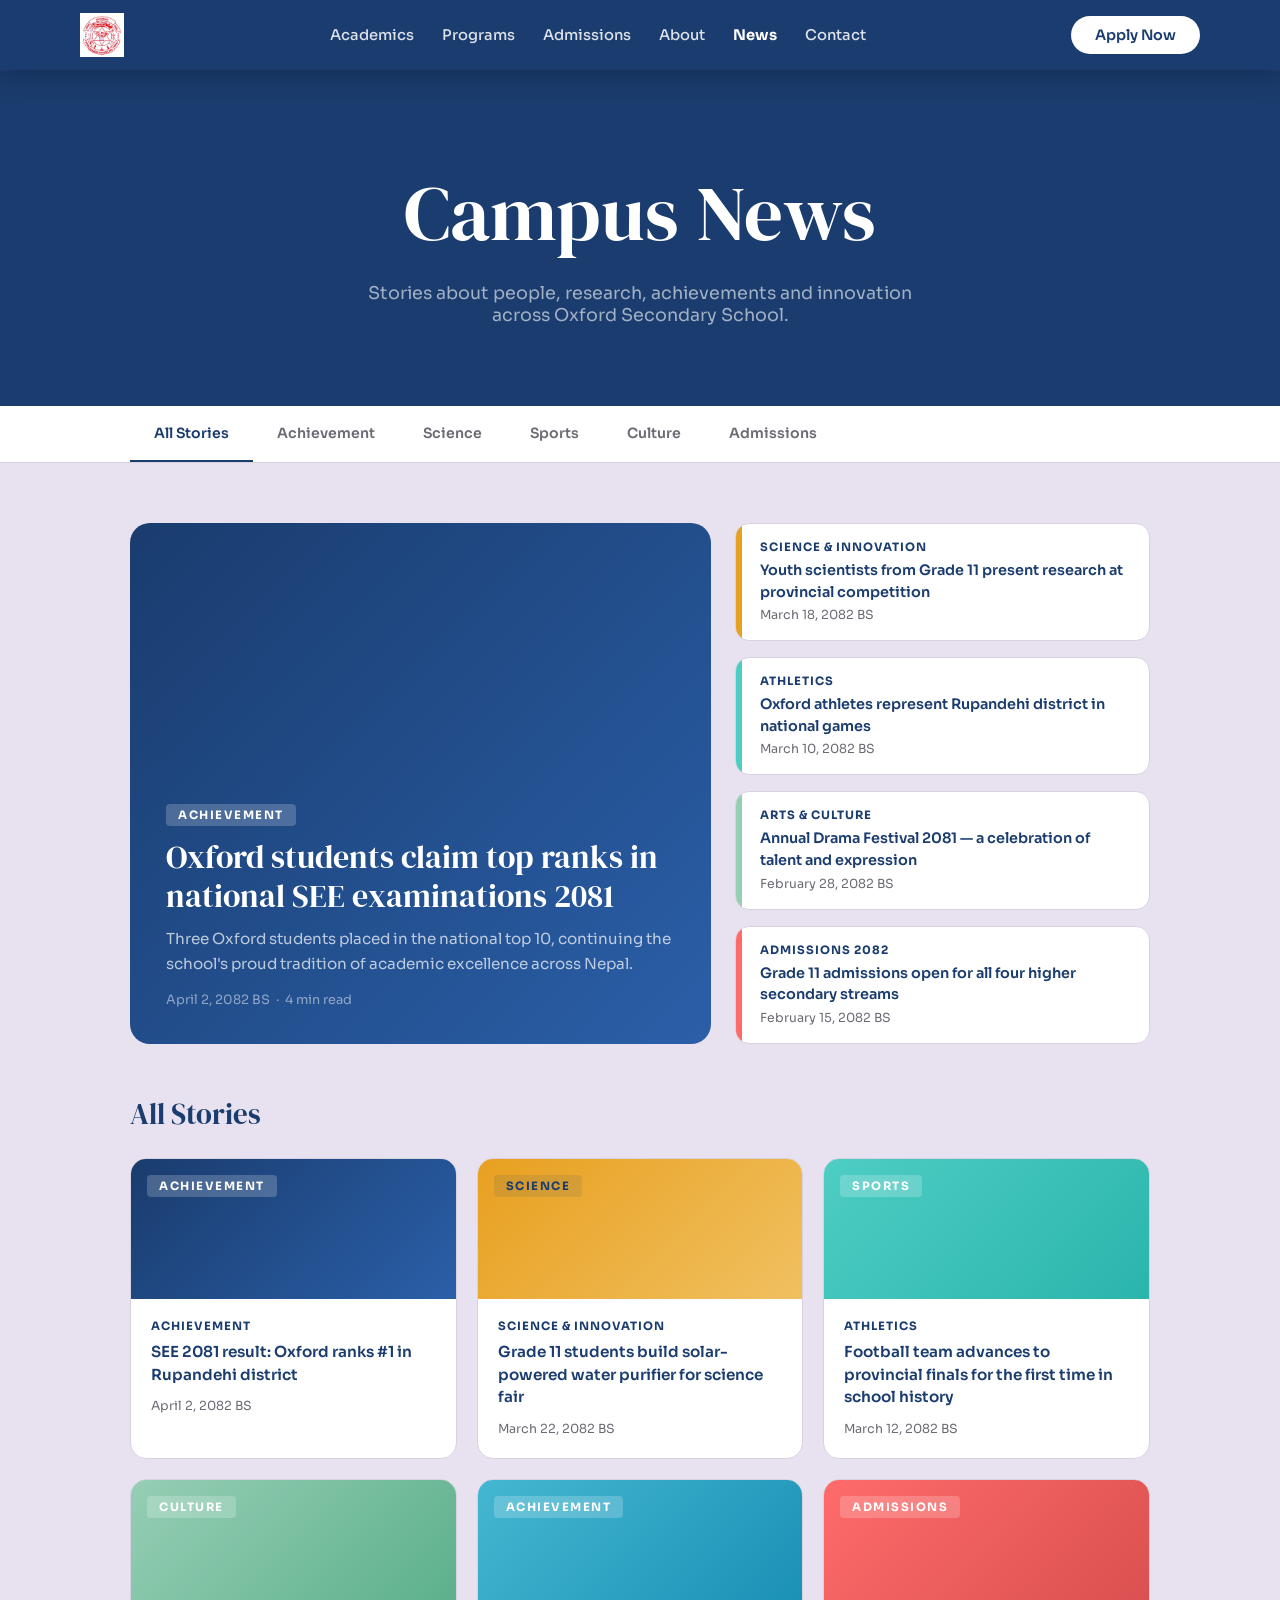
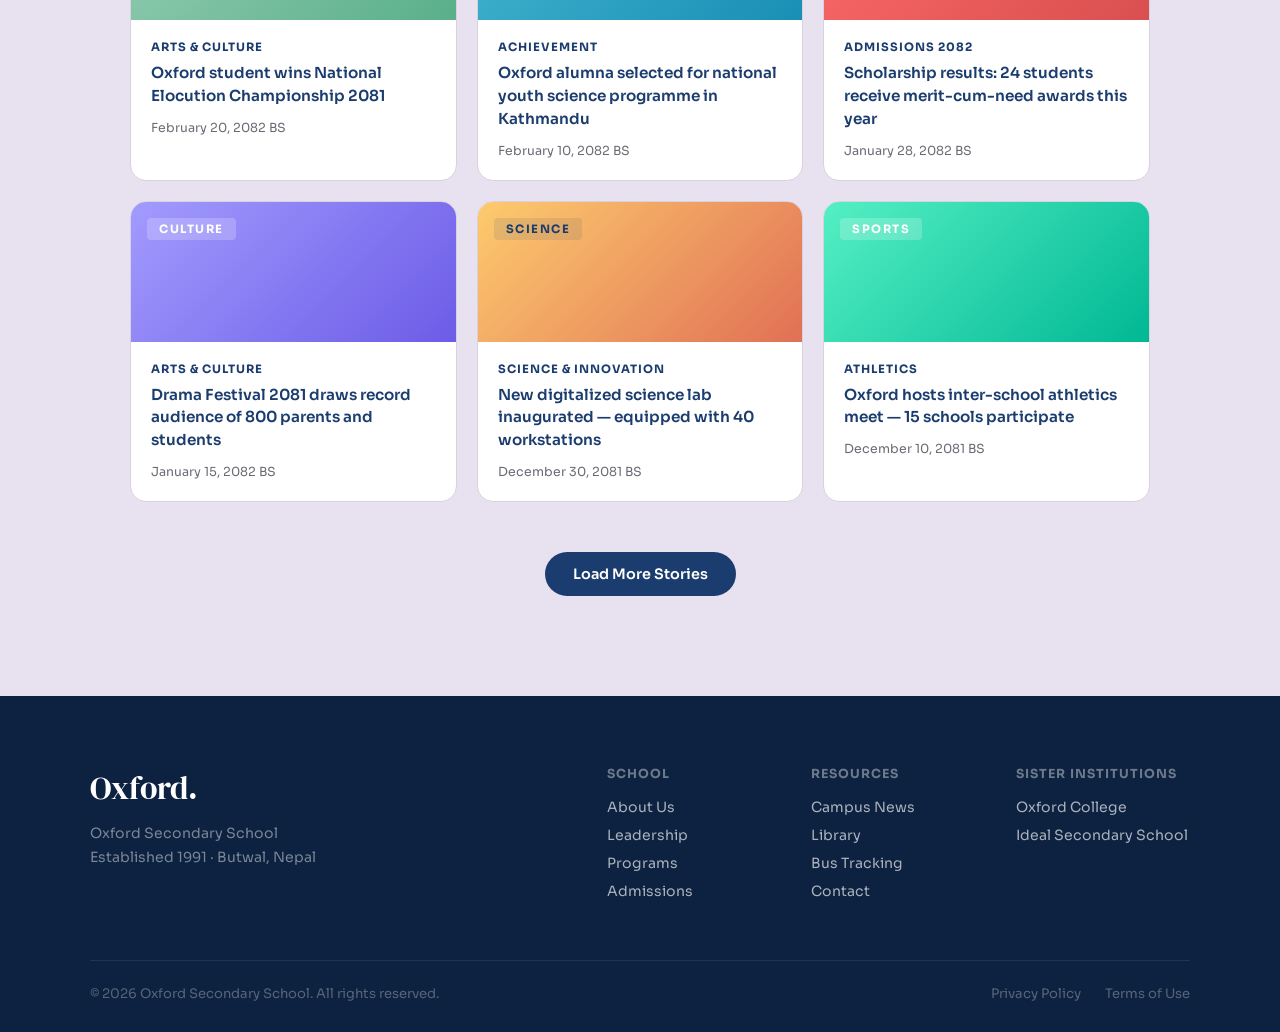
<file: news.html>
<!DOCTYPE html>
<html lang="en">

<head>
    <meta charset="UTF-8">
    <meta name="viewport" content="width=device-width, initial-scale=1.0">
    <title>Campus News — Oxford Secondary School</title>
    <link rel="preconnect" href="https://fonts.googleapis.com">
    <link rel="preconnect" href="https://fonts.gstatic.com" crossorigin>
    <link
        href="https://fonts.googleapis.com/css2?family=DM+Serif+Display:ital@0;1&family=Sora:wght@300;400;500;600;700&display=swap"
        rel="stylesheet">
    <link rel="stylesheet" href="styles.css">
    <style>
        .news-page-hero {
            background: var(--navy);
            padding: 160px 40px 80px;
            text-align: center;
        }

        .news-page-hero h1 {
            font-size: clamp(3rem, 6vw, 5rem);
            color: white;
            margin-bottom: 16px;
        }

        .news-page-hero p {
            color: rgba(255, 255, 255, 0.6);
            font-size: 1.1rem;
            max-width: 600px;
            margin: 0 auto;
        }

        .filter-bar {
            background: white;
            border-bottom: 1px solid var(--border);
            position: sticky;
            top: 70px;
            z-index: 50;
        }

        .filter-inner {
            max-width: 1100px;
            margin: 0 auto;
            padding: 0 40px;
            display: flex;
            gap: 0;
            overflow-x: auto;
        }

        .filter-btn {
            padding: 18px 24px;
            font-family: var(--font-body);
            font-size: 0.88rem;
            font-weight: 600;
            color: var(--muted);
            border: none;
            background: none;
            border-bottom: 2px solid transparent;
            white-space: nowrap;
            transition: color .2s, border-color .2s;
        }

        .filter-btn:hover {
            color: var(--navy);
        }

        .filter-btn.active {
            color: var(--navy);
            border-bottom-color: var(--navy);
        }

        .news-page-body {
            max-width: 1100px;
            margin: 0 auto;
            padding: 60px 40px 100px;
        }

        .news-featured-row {
            display: grid;
            grid-template-columns: 1.4fr 1fr;
            gap: 24px;
            margin-bottom: 24px;
        }

        .news-featured-img {
            border-radius: 20px;
            overflow: hidden;
            min-height: 380px;
            display: flex;
            flex-direction: column;
            justify-content: flex-end;
            padding: 36px;
            text-decoration: none;
            transition: transform .3s ease;
        }

        .news-featured-img:hover {
            transform: translateY(-4px);
        }

        .news-featured-img h2 {
            color: white;
            font-size: 2rem;
            line-height: 1.2;
        }

        .news-featured-img p {
            color: rgba(255, 255, 255, 0.7);
            margin-top: 12px;
            font-size: 0.95rem;
            line-height: 1.6;
        }

        .news-featured-img .meta {
            color: rgba(255, 255, 255, 0.5);
            font-size: 0.8rem;
            margin-top: 16px;
        }

        .news-sidebar {
            display: flex;
            flex-direction: column;
            gap: 16px;
        }

        .news-sidebar-item {
            display: flex;
            border-radius: 14px;
            overflow: hidden;
            background: white;
            border: 0.5px solid var(--border);
            text-decoration: none;
            color: inherit;
            transition: transform .3s, box-shadow .3s;
        }

        .news-sidebar-item:hover {
            transform: translateX(4px);
            box-shadow: 0 6px 20px rgba(26, 60, 110, 0.07);
        }

        .sidebar-color {
            width: 6px;
            flex-shrink: 0;
        }

        .sidebar-text {
            padding: 16px 18px;
        }

        .sidebar-text .cat {
            font-size: 0.72rem;
            font-weight: 700;
            text-transform: uppercase;
            letter-spacing: 1px;
            color: var(--navy);
            margin-bottom: 6px;
        }

        .sidebar-text h4 {
            font-family: var(--font-body);
            font-weight: 600;
            font-size: 0.9rem;
            color: var(--navy);
            line-height: 1.5;
        }

        .sidebar-text .meta {
            color: var(--muted);
            font-size: 0.78rem;
            margin-top: 6px;
        }

        .all-news-heading {
            font-size: 1.8rem;
            color: var(--navy);
            margin: 50px 0 24px;
        }

        .all-news-grid {
            display: grid;
            grid-template-columns: repeat(3, 1fr);
            gap: 20px;
        }

        .all-news-card {
            background: white;
            border-radius: 16px;
            overflow: hidden;
            border: 0.5px solid var(--border);
            text-decoration: none;
            color: inherit;
            display: block;
            transition: transform .3s, box-shadow .3s;
        }

        .all-news-card:hover {
            transform: translateY(-5px);
            box-shadow: 0 16px 40px rgba(26, 60, 110, 0.08);
        }

        .all-news-card .card-img {
            height: 140px;
            display: flex;
            align-items: flex-end;
            padding: 16px;
        }

        .all-news-card .card-body {
            padding: 20px;
        }

        .all-news-card .card-body .cat {
            font-size: 0.72rem;
            font-weight: 700;
            text-transform: uppercase;
            letter-spacing: 1px;
            color: var(--navy);
            margin-bottom: 8px;
        }

        .all-news-card .card-body h4 {
            font-family: var(--font-body);
            font-weight: 600;
            font-size: 0.95rem;
            color: var(--navy);
            line-height: 1.5;
            margin-bottom: 8px;
        }

        .all-news-card .card-body .meta {
            color: var(--muted);
            font-size: 0.78rem;
        }

        .load-more-wrap {
            text-align: center;
            margin-top: 50px;
        }

        @media(max-width:900px) {
            .news-featured-row {
                grid-template-columns: 1fr;
            }

            .all-news-grid {
                grid-template-columns: repeat(2, 1fr);
            }

            .news-page-hero {
                padding: 140px 24px 60px;
            }
        }

        @media(max-width:600px) {
            .all-news-grid {
                grid-template-columns: 1fr;
            }

            .news-page-body {
                padding: 40px 24px 80px;
            }

            .filter-inner {
                padding: 0 16px;
            }
        }
    </style>
</head>

<body>
    <header class="sticky-nav" id="main-nav">
        <div class="nav-top-bar" id="nav-top-bar">
            <div class="nav-top-inner">
                <span>Information for:</span>
                <a href="#">Students</a><a href="#">Parents</a><a href="#">Alumni</a><a href="#">Staff</a><a
                    href="#">Visitors</a>
            </div>
        </div>
        <div class="nav-main">
            <a href="index.html" class="logo"><img src="Images/logo.png" alt="Oxford Secondary School" class="nav-logo"></a>
            <nav class="nav-links">
                <a href="index.html#programs">Academics</a>
                <a href="index.html#programs">Programs</a>
                <a href="index.html#admissions">Admissions</a>
                <a href="index.html#leadership">About</a>
                <a href="news.html" style="color:white;font-weight:700;">News</a>
                <a href="index.html#contact">Contact</a>
            </nav>
            <div class="nav-actions">
                <a href="index.html#admissions" class="btn-apply">Apply Now</a>
                <div class="hamburger" id="hamburger">
                    <span></span>
                    <span></span>
                    <span></span>
                </div>
            </div>
        </div>
    </header>

    <!-- Mobile Menu Overlay -->
    <div class="mobile-menu" id="mobile-menu">
        <nav class="mobile-nav-links">
            <a href="index.html#programs">Academics</a>
            <a href="index.html#programs">Programs</a>
            <a href="index.html#admissions">Admissions</a>
            <a href="index.html#leadership">About</a>
            <a href="news.html">News</a>
            <a href="index.html#contact">Contact</a>
        </nav>
    </div>

    <section class="news-page-hero">
        <h1>Campus News</h1>
        <p>Stories about people, research, achievements and innovation across Oxford Secondary School.</p>
    </section>

    <div class="filter-bar">
        <div class="filter-inner">
            <button class="filter-btn active" onclick="filterNews('all',this)">All Stories</button>
            <button class="filter-btn" onclick="filterNews('achievement',this)">Achievement</button>
            <button class="filter-btn" onclick="filterNews('science',this)">Science</button>
            <button class="filter-btn" onclick="filterNews('sports',this)">Sports</button>
            <button class="filter-btn" onclick="filterNews('culture',this)">Culture</button>
            <button class="filter-btn" onclick="filterNews('admissions',this)">Admissions</button>
        </div>
    </div>

    <div class="news-page-body">
        <div class="news-featured-row">
            <a href="#" class="news-featured-img" style="background:linear-gradient(135deg,#1A3C6E 0%,#2a5fa8 100%)">
                <span class="news-category">ACHIEVEMENT</span>
                <h2>Oxford students claim top ranks in national SEE examinations 2081</h2>
                <p>Three Oxford students placed in the national top 10, continuing the school's proud tradition of
                    academic excellence across Nepal.</p>
                <span class="meta">April 2, 2082 BS &nbsp;·&nbsp; 4 min read</span>
            </a>
            <div class="news-sidebar">
                <a href="#" class="news-sidebar-item">
                    <div class="sidebar-color" style="background:#E8A020"></div>
                    <div class="sidebar-text">
                        <p class="cat">Science &amp; Innovation</p>
                        <h4>Youth scientists from Grade 11 present research at provincial competition</h4><span
                            class="meta">March 18, 2082 BS</span>
                    </div>
                </a>
                <a href="#" class="news-sidebar-item">
                    <div class="sidebar-color" style="background:#4ECDC4"></div>
                    <div class="sidebar-text">
                        <p class="cat">Athletics</p>
                        <h4>Oxford athletes represent Rupandehi district in national games</h4><span class="meta">March
                            10, 2082 BS</span>
                    </div>
                </a>
                <a href="#" class="news-sidebar-item">
                    <div class="sidebar-color" style="background:#96CEB4"></div>
                    <div class="sidebar-text">
                        <p class="cat">Arts &amp; Culture</p>
                        <h4>Annual Drama Festival 2081 — a celebration of talent and expression</h4><span
                            class="meta">February 28, 2082 BS</span>
                    </div>
                </a>
                <a href="#" class="news-sidebar-item">
                    <div class="sidebar-color" style="background:#FF6B6B"></div>
                    <div class="sidebar-text">
                        <p class="cat">Admissions 2082</p>
                        <h4>Grade 11 admissions open for all four higher secondary streams</h4><span
                            class="meta">February 15, 2082 BS</span>
                    </div>
                </a>
            </div>
        </div>

        <h2 class="all-news-heading">All Stories</h2>
        <div class="all-news-grid" id="news-grid">
            <a href="#" class="all-news-card" data-category="achievement">
                <div class="card-img" style="background:linear-gradient(135deg,#1A3C6E,#2a5fa8)"><span
                        class="news-category">ACHIEVEMENT</span></div>
                <div class="card-body">
                    <p class="cat">Achievement</p>
                    <h4>SEE 2081 result: Oxford ranks #1 in Rupandehi district</h4><span class="meta">April 2, 2082
                        BS</span>
                </div>
            </a>
            <a href="#" class="all-news-card" data-category="science">
                <div class="card-img" style="background:linear-gradient(135deg,#E8A020,#f0c060)"><span
                        class="news-category" style="color:#1A3C6E;background:rgba(26,60,110,0.1)">SCIENCE</span></div>
                <div class="card-body">
                    <p class="cat">Science &amp; Innovation</p>
                    <h4>Grade 11 students build solar-powered water purifier for science fair</h4><span
                        class="meta">March 22, 2082 BS</span>
                </div>
            </a>
            <a href="#" class="all-news-card" data-category="sports">
                <div class="card-img" style="background:linear-gradient(135deg,#4ECDC4,#2ab5ac)"><span
                        class="news-category">SPORTS</span></div>
                <div class="card-body">
                    <p class="cat">Athletics</p>
                    <h4>Football team advances to provincial finals for the first time in school history</h4><span
                        class="meta">March 12, 2082 BS</span>
                </div>
            </a>
            <a href="#" class="all-news-card" data-category="culture">
                <div class="card-img" style="background:linear-gradient(135deg,#96CEB4,#5aaf8a)"><span
                        class="news-category">CULTURE</span></div>
                <div class="card-body">
                    <p class="cat">Arts &amp; Culture</p>
                    <h4>Oxford student wins National Elocution Championship 2081</h4><span class="meta">February 20,
                        2082 BS</span>
                </div>
            </a>
            <a href="#" class="all-news-card" data-category="achievement">
                <div class="card-img" style="background:linear-gradient(135deg,#45B7D1,#1a8fb5)"><span
                        class="news-category">ACHIEVEMENT</span></div>
                <div class="card-body">
                    <p class="cat">Achievement</p>
                    <h4>Oxford alumna selected for national youth science programme in Kathmandu</h4><span
                        class="meta">February 10, 2082 BS</span>
                </div>
            </a>
            <a href="#" class="all-news-card" data-category="admissions">
                <div class="card-img" style="background:linear-gradient(135deg,#FF6B6B,#d94f4f)"><span
                        class="news-category">ADMISSIONS</span></div>
                <div class="card-body">
                    <p class="cat">Admissions 2082</p>
                    <h4>Scholarship results: 24 students receive merit-cum-need awards this year</h4><span
                        class="meta">January 28, 2082 BS</span>
                </div>
            </a>
            <a href="#" class="all-news-card" data-category="culture">
                <div class="card-img" style="background:linear-gradient(135deg,#A29BFE,#6c5ce7)"><span
                        class="news-category">CULTURE</span></div>
                <div class="card-body">
                    <p class="cat">Arts &amp; Culture</p>
                    <h4>Drama Festival 2081 draws record audience of 800 parents and students</h4><span
                        class="meta">January 15, 2082 BS</span>
                </div>
            </a>
            <a href="#" class="all-news-card" data-category="science">
                <div class="card-img" style="background:linear-gradient(135deg,#FDCB6E,#e17055)"><span
                        class="news-category" style="color:#1A3C6E;background:rgba(26,60,110,0.1)">SCIENCE</span></div>
                <div class="card-body">
                    <p class="cat">Science &amp; Innovation</p>
                    <h4>New digitalized science lab inaugurated — equipped with 40 workstations</h4><span
                        class="meta">December 30, 2081 BS</span>
                </div>
            </a>
            <a href="#" class="all-news-card" data-category="sports">
                <div class="card-img" style="background:linear-gradient(135deg,#55efc4,#00b894)"><span
                        class="news-category">SPORTS</span></div>
                <div class="card-body">
                    <p class="cat">Athletics</p>
                    <h4>Oxford hosts inter-school athletics meet — 15 schools participate</h4><span
                        class="meta">December 10, 2081 BS</span>
                </div>
            </a>
        </div>
        <div class="load-more-wrap">
            <button class="btn-primary" onclick="alert('More stories coming soon!')">Load More Stories</button>
        </div>
    </div>

    <footer class="site-footer">
        <div class="footer-inner">
            <div class="footer-brand"><span class="logo-footer">Oxford.</span>
                <p>Oxford Secondary School<br>Established 1991 · Butwal, Nepal</p>
            </div>
            <div class="footer-links">
                <div class="footer-col">
                    <h4>School</h4><a href="index.html#about">About Us</a><a
                        href="index.html#leadership">Leadership</a><a href="index.html#programs">Programs</a><a
                        href="index.html#admissions">Admissions</a>
                </div>
                <div class="footer-col">
                    <h4>Resources</h4><a href="news.html">Campus News</a><a href="#">Library</a><a href="#">Bus
                        Tracking</a><a href="index.html#contact">Contact</a>
                </div>
                <div class="footer-col">
                    <h4>Sister Institutions</h4><a href="#">Oxford College</a><a href="#">Ideal Secondary School</a>
                </div>
            </div>
        </div>
        <div class="footer-bottom">
            <p>&copy; 2026 Oxford Secondary School. All rights reserved.</p>
            <div class="footer-bottom-links"><a href="#">Privacy Policy</a><a href="#">Terms of Use</a></div>
        </div>
    </footer>

    <script src="script.js"></script>
    <script>
        document.addEventListener("DOMContentLoaded", () => {
            const intro = document.getElementById("intro");
            if (intro) intro.style.display = "none";
            const hp = document.getElementById("homepage");
            if (hp) hp.style.transform = "none";
            const nav = document.getElementById("main-nav");
            if (nav) { nav.classList.remove("transparent"); nav.classList.add("scrolled"); }

        });
        function filterNews(category, btn) {
            document.querySelectorAll(".filter-btn").forEach(b => b.classList.remove("active"));
            btn.classList.add("active");
            document.querySelectorAll(".all-news-card").forEach(card => {
                card.style.display = (category === "all" || card.dataset.category === category) ? "block" : "none";
            });
        }
    </script>
</body>

</html>
</file>
<file: styles.css>
/* ============================================================
   OXFORD SECONDARY SCHOOL — styles.css
   ============================================================ */

:root {
  --bg: #E8E2F0;
  --card: #FFFFFF;
  --navy: #1A3C6E;
  --navy-dark: #0D2240;
  --gold: #E8A020;
  --muted: #6B6B75;
  --border: #D8D2E0;
  --font-heading: 'DM Serif Display', serif;
  --font-body: 'Sora', sans-serif;
  --nav-h-top: 44px;
  --nav-h-main: 70px;
}

/* ===================== RESET ===================== */
*,
*::before,
*::after {
  margin: 0;
  padding: 0;
  box-sizing: border-box;
}

html {
  scroll-behavior: smooth;
}

body {
  font-family: var(--font-body);
  background-color: var(--bg);
  color: var(--navy);
  overflow-x: hidden;
  -webkit-font-smoothing: antialiased;
}

h1,
h2,
h3 {
  font-family: var(--font-heading);
  font-weight: 400;
}

a {
  text-decoration: none;
  color: inherit;
}

img {
  max-width: 100%;
  display: block;
}



/* ===================== INTRO OVERLAY ===================== */
.intro-layer {
  position: fixed;
  top: 0;
  left: 0;
  width: 100vw;
  height: 100vh;
  z-index: 1000;
  pointer-events: none;
}

.intro-layer svg {
  transform-origin: center center;
  will-change: transform;
}

/* ===================== HOMEPAGE WRAPPER ===================== */
.homepage {
  min-height: 100vh;
}

/* ===================== STICKY NAV ===================== */
.sticky-nav {
  position: fixed;
  top: 0;
  left: 0;
  width: 100%;
  z-index: 500;
  transition: background 0.35s ease, box-shadow 0.35s ease;
}

/* Top info bar */
.nav-top-bar {
  background: transparent;
  color: rgba(255, 255, 255, 0.85);
  font-size: 0.82rem;
  font-weight: 500;
  transition: max-height 0.35s ease, opacity 0.35s ease, background 0.35s ease;
  max-height: var(--nav-h-top);
  overflow: hidden;
}

.nav-top-inner {
  max-width: 1200px;
  margin: 0 auto;
  padding: 0 40px;
  height: var(--nav-h-top);
  display: flex;
  align-items: center;
  justify-content: center;
  gap: 20px;
}

.nav-top-bar span {
  background: var(--navy-dark);
  padding: 4px 12px;
  border-radius: 20px;
  color: white;
  font-weight: 600;
}

.nav-top-bar a {
  color: rgba(255, 255, 255, 0.85);
  font-weight: 500;
  transition: color .2s;
}

.nav-top-bar a:hover {
  color: white;
}

/* Main nav bar */
.nav-main {
  max-width: 1200px;
  margin: 0 auto;
  padding: 0 40px;
  height: var(--nav-h-main);
  display: flex;
  align-items: center;
  justify-content: space-between;
  gap: 30px;
}

/* Nav states: transparent over hero */
.sticky-nav.transparent {
  background: transparent;
}

.sticky-nav.transparent .nav-top-bar {
  background: rgba(0, 0, 0, 0.45);
}

/* Nav state: scrolled — solid navy */
.sticky-nav.scrolled {
  background: var(--navy);
  box-shadow: 0 4px 30px rgba(0, 0, 0, 0.25);
}

.sticky-nav.scrolled .nav-top-bar {
  max-height: 0;
  opacity: 0;
}

.sticky-nav.scrolled .logo {
  color: white;
}

.sticky-nav.scrolled .nav-links a {
  color: rgba(255, 255, 255, 0.85);
}

.sticky-nav.scrolled .nav-links a:hover {
  color: white;
}

.sticky-nav.scrolled .btn-apply {
  background: white;
  color: var(--navy);
}

/* Logo */
.logo {
  display: flex;
  align-items: center;
}

.nav-logo {
  height: 44px;
  object-fit: contain;
}

/* Nav links */
.nav-links {
  display: flex;
  gap: 28px;
  font-size: 0.92rem;
  font-weight: 500;
}

.nav-links a {
  color: rgba(255, 255, 255, 0.9);
  transition: opacity 0.2s;
}

.nav-links a:hover {
  opacity: 0.7;
}

/* Apply button */
.btn-apply {
  background: white;
  color: var(--navy);
  padding: 10px 24px;
  border-radius: 50px;
  font-weight: 600;
  font-size: 0.9rem;
  white-space: nowrap;
  transition: transform .2s, background .35s, color .35s, box-shadow .2s;
}

.btn-apply:hover {
  transform: translateY(-2px);
  box-shadow: 0 6px 20px rgba(0, 0, 0, 0.2);
}

/* Nav Actions Container */
.nav-actions {
  display: flex;
  align-items: center;
  gap: 16px;
}

/* Hamburger Icon */
.hamburger {
  display: none;
  flex-direction: column;
  justify-content: space-between;
  width: 28px;
  height: 20px;
  cursor: pointer;
  z-index: 1100;
}

.hamburger span {
  display: block;
  width: 100%;
  height: 2px;
  background-color: white;
  border-radius: 2px;
  transition: all 0.3s ease;
}

.hamburger.active span:nth-child(1) {
  transform: translateY(9px) rotate(45deg);
}

.hamburger.active span:nth-child(2) {
  opacity: 0;
}

.hamburger.active span:nth-child(3) {
  transform: translateY(-9px) rotate(-45deg);
}

/* Mobile Menu Overlay */
.mobile-menu {
  position: fixed;
  top: 0;
  left: 0;
  width: 100%;
  height: 100vh;
  background: var(--navy);
  z-index: 1050;
  display: flex;
  align-items: center;
  justify-content: center;
  opacity: 0;
  visibility: hidden;
  transition: opacity 0.3s ease, visibility 0.3s ease;
}

.mobile-menu.open {
  opacity: 1;
  visibility: visible;
}

.mobile-nav-links {
  display: flex;
  flex-direction: column;
  align-items: center;
  gap: 30px;
}

.mobile-nav-links a {
  color: white;
  font-size: 1.5rem;
  font-weight: 600;
  font-family: var(--font-heading);
  opacity: 0.8;
  transition: opacity 0.2s;
}

.mobile-nav-links a:hover {
  opacity: 1;
}

/* ===================== HERO SECTION ===================== */
.hero-section {
  position: relative;
  width: 100%;
  height: 100vh;
  min-height: 600px;
  overflow: hidden;
  display: flex;
  align-items: center;
  justify-content: center;
  padding-bottom: 0;
}

.hero-video-wrap {
  position: absolute;
  inset: 0;
  z-index: 0;
}

.hero-video {
  width: 100%;
  height: 100%;
  object-fit: cover;
  display: block;
}

/* Fallback gradient when no video */
.hero-video-fallback {
  position: absolute;
  inset: 0;
  background: linear-gradient(160deg, #0D2240 0%, #1A3C6E 45%, #2a5fa8 100%);
  z-index: -1;
}

.hero-overlay {
  position: absolute;
  inset: 0;
  background: linear-gradient(to bottom,
      rgba(0, 0, 0, 0.25) 0%,
      rgba(0, 0, 0, 0.15) 50%,
      rgba(0, 0, 0, 0.6) 100%);
  z-index: 1;
}

.hero-text {
  position: relative;
  z-index: 2;
  padding: 0 8%;
  text-align: center;
  will-change: transform;
}

.hero-text h1 {
  font-family: var(--font-heading);
  font-size: clamp(3.5rem, 8vw, 8rem);
  color: white;
  line-height: 1.0;
  text-shadow: 0 4px 30px rgba(0, 0, 0, 0.3);
  letter-spacing: -0.01em;
}

/* ===================== MISSION SECTION ===================== */
.mission-section {
  background: white;
  padding: 100px 20px;
}

.mission-inner {
  max-width: 820px;
  margin: 0 auto;
  text-align: center;
}

.mission-inner h2 {
  font-size: clamp(2.2rem, 4vw, 3.5rem);
  margin-bottom: 32px;
  color: var(--navy);
}

.mission-inner p {
  font-size: 1.2rem;
  line-height: 1.8;
  color: #333;
}

/* ===================== STATS SECTION ===================== */
.stats-section {
  background: var(--bg);
  padding: 60px 40px;
  border-top: 1px solid var(--border);
  border-bottom: 1px solid var(--border);
}

.stats-grid {
  max-width: 1000px;
  margin: 0 auto;
  display: grid;
  grid-template-columns: repeat(4, 1fr);
  gap: 20px;
  text-align: center;
}

.stat-item h3 {
  font-size: 2.8rem;
  color: var(--navy);
}

.stat-item p {
  font-size: 0.82rem;
  text-transform: uppercase;
  letter-spacing: 1px;
  color: var(--muted);
  font-weight: 600;
  margin-top: 6px;
}

/* ===================== PROGRAMS SECTION ===================== */
.programs-section {
  background: var(--navy);
  padding: 100px 40px;
  color: white;
}

.section-header {
  max-width: 1100px;
  margin: 0 auto 50px;
}

.programs-section .section-header h2 {
  font-size: clamp(2rem, 3.5vw, 3rem);
  color: white;
  margin-bottom: 12px;
}

.programs-section .section-header p {
  color: rgba(255, 255, 255, 0.7);
  font-size: 1.05rem;
}

.programs-grid {
  max-width: 1100px;
  margin: 0 auto;
  display: grid;
  grid-template-columns: repeat(4, 1fr);
  gap: 24px;
}

/* Uiverse Card Styles */
.uiverse-card {
  --font-color: #323232;
  --font-color-sub: #666;
  --bg-color: #fff;
  --main-color: #323232;
  --main-focus: var(--navy);
  width: 100%;
  height: 100%;
  background: var(--bg-color);
  border: 2px solid var(--main-color);
  box-shadow: 4px 4px var(--main-color);
  border-radius: 5px;
  display: flex;
  flex-direction: column;
  justify-content: flex-start;
  padding: 24px;
  gap: 12px;
  font-family: var(--font-body);
  transition: all 0.2s ease;
  color: var(--font-color);
}

.uiverse-card:hover {
  transform: translateY(-4px);
  box-shadow: 6px 6px var(--main-color);
}

.uiverse-card.wide {
  grid-column: span 4;
}

.uiverse-card .card-img {
  display: flex;
  align-items: center;
  justify-content: flex-start;
  margin-bottom: 8px;
}

.uiverse-card .card-img .img {
  width: 40px;
  height: 40px;
  border-radius: 5px;
  border: 2px solid var(--main-color);
  box-shadow: 2px 2px var(--main-color);
}

.uiverse-card .card-title {
  font-size: 1.15rem;
  font-weight: 700;
  text-align: left;
  line-height: 1.3;
}

.uiverse-card .card-subtitle {
  font-size: 0.95rem;
  font-weight: 500;
  color: var(--font-color-sub);
  line-height: 1.5;
}

.stream-tags {
  display: flex;
  flex-wrap: wrap;
  gap: 8px;
  margin-top: auto;
  padding-top: 10px;
}

.stream-tags span {
  background: white;
  color: var(--navy);
  border: 2px solid var(--main-color);
  box-shadow: 2px 2px var(--main-color);
  padding: 6px 16px;
  border-radius: 4px;
  font-size: 0.82rem;
  font-weight: 700;
}

/* ===================== CO-CURRICULAR ===================== */
.cocurr-section {
  background: var(--navy);
  padding: 100px 40px;
  color: white;
}

.cocurr-inner {
  max-width: 1100px;
  margin: 0 auto;
  display: grid;
  grid-template-columns: 1fr 1fr;
  gap: 80px;
  align-items: center;
}

.cocurr-text .label-pill {
  display: inline-block;
  background: rgba(255, 255, 255, 0.15);
  color: rgba(255, 255, 255, 0.9);
  padding: 6px 16px;
  border-radius: 50px;
  font-size: 0.78rem;
  font-weight: 600;
  letter-spacing: 1px;
  text-transform: uppercase;
  margin-bottom: 20px;
}

.cocurr-text h2 {
  font-size: clamp(2rem, 3vw, 2.8rem);
  color: white;
  margin-bottom: 20px;
}

.cocurr-text p {
  color: rgba(255, 255, 255, 0.75);
  font-size: 1.05rem;
  line-height: 1.8;
  margin-bottom: 30px;
}

.activity-list {
  display: flex;
  flex-wrap: wrap;
  gap: 10px;
}

.activity-list span {
  background: rgba(255, 255, 255, 0.1);
  color: rgba(255, 255, 255, 0.85);
  border: 1px solid rgba(255, 255, 255, 0.2);
  padding: 7px 18px;
  border-radius: 50px;
  font-size: 0.85rem;
  font-weight: 500;
}

.cocurr-visual {
  display: grid;
  grid-template-columns: 1fr 1fr;
  gap: 20px;
}

/* ===================== ADMISSIONS ===================== */
.admissions-section {
  background: var(--bg);
  padding: 100px 40px;
}

.admissions-inner {
  max-width: 1100px;
  margin: 0 auto;
  display: grid;
  grid-template-columns: 1fr 1fr;
  gap: 80px;
  align-items: start;
}

.label-pill {
  display: inline-block;
  background: var(--navy);
  color: white;
  padding: 6px 16px;
  border-radius: 50px;
  font-size: 0.78rem;
  font-weight: 600;
  letter-spacing: 1px;
  text-transform: uppercase;
  margin-bottom: 20px;
}

.label-pill.light {
  background: rgba(26, 60, 110, 0.1);
  color: var(--navy);
}

.label-pill.dark-pill {
  background: var(--navy-dark);
  color: white;
}

.admit-text h2 {
  font-size: clamp(2rem, 3vw, 2.8rem);
  margin-bottom: 20px;
  color: var(--navy);
}

.admit-text p {
  color: var(--muted);
  font-size: 1.05rem;
  line-height: 1.8;
  margin-bottom: 30px;
}

.admit-actions {
  display: flex;
  gap: 14px;
  flex-wrap: wrap;
}

.btn-primary {
  display: inline-block;
  background: var(--navy);
  color: white;
  padding: 13px 28px;
  border-radius: 50px;
  font-weight: 600;
  font-size: 0.9rem;
  transition: transform .2s, background .2s, box-shadow .2s;
  border: none;
  font-family: var(--font-body);
}

.btn-primary:hover {
  transform: translateY(-2px);
  background: var(--navy-dark);
  box-shadow: 0 6px 20px rgba(26, 60, 110, 0.2);
}

.btn-primary.large {
  padding: 16px 36px;
  font-size: 1rem;
}

.btn-outline-dark {
  display: inline-block;
  border: 1.5px solid var(--navy);
  color: var(--navy);
  padding: 13px 28px;
  border-radius: 50px;
  font-weight: 600;
  font-size: 0.9rem;
  transition: background .2s, color .2s;
}

.btn-outline-dark:hover {
  background: var(--navy);
  color: white;
}

.btn-ghost {
  display: inline-block;
  color: rgba(255, 255, 255, 0.7);
  font-size: 0.95rem;
  font-weight: 500;
  transition: color .2s;
}

.btn-ghost:hover {
  color: white;
}

.admit-steps {
  display: flex;
  flex-direction: column;
  gap: 24px;
  padding-top: 10px;
}

.step {
  display: flex;
  align-items: flex-start;
  gap: 20px;
  padding: 24px;
  background: white;
  border-radius: 14px;
  border: 0.5px solid var(--border);
  transition: transform .2s, box-shadow .2s;
}

.step:hover {
  transform: translateX(6px);
  box-shadow: 0 6px 20px rgba(26, 60, 110, 0.06);
}

.step span {
  font-family: var(--font-heading);
  font-size: 2rem;
  color: var(--gold);
  line-height: 1;
  flex-shrink: 0;
  width: 44px;
}

.step p {
  color: var(--navy);
  font-weight: 500;
  font-size: 0.95rem;
  line-height: 1.5;
  padding-top: 6px;
}

/* ===================== LEADERSHIP ===================== */
.leadership-section {
  background: white;
  padding: 100px 40px;
}

.leadership-grid {
  max-width: 1100px;
  margin: 0 auto;
  display: grid;
  grid-template-columns: repeat(3, 1fr);
  gap: 24px;
}

.leader-card {
  background: var(--bg);
  border-radius: 20px;
  padding: 40px 30px;
  text-align: center;
  border: 0.5px solid var(--border);
  transition: transform .3s ease, box-shadow .3s ease;
}

.leader-card:hover {
  transform: translateY(-6px);
  box-shadow: 0 16px 40px rgba(26, 60, 110, 0.08);
}

.leader-card.featured {
  background: var(--navy);
  border-color: var(--navy);
}

.leader-card.featured .leader-info h3 {
  color: white;
}

.leader-card.featured .leader-info .role {
  color: rgba(255, 255, 255, 0.7);
}

.avatar-wrap {
  width: 110px;
  height: 110px;
  margin: 0 auto 24px;
  border-radius: 50%;
  overflow: hidden;
  border: 3px solid white;
  box-shadow: 0 6px 20px rgba(0, 0, 0, 0.1);
}

.avatar {
  width: 100%;
  height: 100%;
}

.leader-info h3 {
  font-family: var(--font-body);
  font-weight: 600;
  font-size: 1.1rem;
  color: var(--navy);
  margin-bottom: 6px;
}

.leader-info .role {
  font-size: 0.88rem;
  color: var(--muted);
  font-weight: 500;
}

/* ===================== CAMPUS NEWS ===================== */
.news-section {
  background: var(--bg);
  padding: 100px 40px;
}

.news-grid {
  max-width: 1100px;
  margin: 0 auto 40px;
  display: grid;
  grid-template-columns: 1fr 1fr;
  grid-template-rows: auto;
  gap: 20px;
}

.news-card {
  display: block;
  border-radius: 16px;
  overflow: hidden;
  background: white;
  border: 0.5px solid var(--border);
  transition: transform .3s ease, box-shadow .3s ease;
  text-decoration: none;
  color: inherit;
}

.news-card:hover {
  transform: translateY(-5px);
  box-shadow: 0 16px 40px rgba(26, 60, 110, 0.08);
}

.news-card.featured-news {
  grid-row: span 2;
}

.news-img-wrap {
  width: 100%;
  min-height: 280px;
  display: flex;
  flex-direction: column;
  justify-content: flex-end;
  padding: 28px;
  position: relative;
}

.news-img-wrap.small {
  min-height: 110px;
}

.news-category {
  display: inline-block;
  background: rgba(255, 255, 255, 0.2);
  color: white;
  font-size: 0.72rem;
  font-weight: 700;
  letter-spacing: 1.5px;
  padding: 4px 12px;
  border-radius: 4px;
  margin-bottom: 12px;
  align-self: flex-start;
}

.news-category.dark {
  color: var(--navy);
  background: rgba(26, 60, 110, 0.1);
}

.news-card.featured-news .news-img-wrap h3 {
  color: white;
  font-size: 1.7rem;
  line-height: 1.2;
  text-shadow: 0 2px 10px rgba(0, 0, 0, 0.3);
}

.news-body {
  padding: 20px 24px;
}

.news-cat-text {
  font-size: 0.78rem;
  font-weight: 700;
  text-transform: uppercase;
  letter-spacing: 1px;
  color: var(--navy);
  margin-bottom: 8px;
}

.news-body h4 {
  font-family: var(--font-body);
  font-weight: 600;
  font-size: 0.95rem;
  color: var(--navy);
  line-height: 1.5;
}

.news-cta {
  text-align: center;
}

/* ===================== BUS BANNER ===================== */
.bus-banner {
  background: var(--gold);
  padding: 60px 40px;
}

.bus-inner {
  max-width: 1100px;
  margin: 0 auto;
  display: flex;
  align-items: center;
  justify-content: space-between;
  gap: 40px;
}

.bus-text h2 {
  font-size: clamp(1.8rem, 3vw, 2.6rem);
  color: var(--navy);
  margin-bottom: 8px;
}

.bus-text p {
  color: rgba(26, 60, 110, 0.75);
  font-size: 1rem;
  max-width: 500px;
}

.btn-secondary {
  background: var(--navy);
  color: white;
  padding: 14px 32px;
  border-radius: 50px;
  font-weight: 600;
  font-size: 0.9rem;
  border: none;
  font-family: var(--font-body);
  white-space: nowrap;
  flex-shrink: 0;
  transition: transform .2s, box-shadow .2s;
}

.btn-secondary:hover {
  transform: translateY(-2px);
  box-shadow: 0 6px 20px rgba(0, 0, 0, 0.15);
}

/* ===================== CONTACT ===================== */
.contact-section {
  background: var(--navy);
  padding: 100px 40px;
  color: white;
}

.contact-inner {
  max-width: 1100px;
  margin: 0 auto;
  display: grid;
  grid-template-columns: 1fr 1fr;
  gap: 80px;
  align-items: center;
}

.contact-text h2 {
  font-size: clamp(2rem, 3.5vw, 3rem);
  color: white;
  margin-bottom: 12px;
}

.contact-text>p {
  color: rgba(255, 255, 255, 0.6);
  font-size: 1rem;
  line-height: 1.7;
  margin-bottom: 36px;
}

.contact-details {
  display: flex;
  flex-direction: column;
  gap: 20px;
}

.contact-item {
  display: flex;
  flex-direction: column;
  gap: 4px;
}

.contact-item strong {
  font-size: 0.78rem;
  text-transform: uppercase;
  letter-spacing: 1px;
  color: rgba(255, 255, 255, 0.5);
  font-weight: 600;
}

.contact-item a {
  color: white;
  font-size: 1rem;
  font-weight: 400;
  transition: opacity .2s;
}

.contact-item a:hover {
  opacity: 0.7;
}

.contact-cta {
  display: flex;
  flex-direction: column;
  gap: 16px;
  align-items: flex-start;
}

.contact-cta .btn-primary {
  background: white;
  color: var(--navy);
}

.contact-cta .btn-primary:hover {
  background: var(--bg);
}

/* ===================== FOOTER ===================== */
.site-footer {
  background: var(--navy-dark);
  padding: 70px 40px 30px;
}

.footer-inner {
  max-width: 1100px;
  margin: 0 auto 50px;
  display: grid;
  grid-template-columns: 1.5fr 2fr;
  gap: 80px;
}

.footer-brand .logo-footer {
  font-family: var(--font-heading);
  font-size: 2rem;
  color: white;
  display: block;
  margin-bottom: 12px;
}

.footer-brand p {
  color: rgba(255, 255, 255, 0.45);
  font-size: 0.88rem;
  line-height: 1.7;
}

.footer-links {
  display: grid;
  grid-template-columns: repeat(3, 1fr);
  gap: 30px;
}

.footer-col h4 {
  font-family: var(--font-body);
  font-size: 0.78rem;
  font-weight: 700;
  letter-spacing: 1px;
  text-transform: uppercase;
  color: rgba(255, 255, 255, 0.4);
  margin-bottom: 16px;
}

.footer-col a {
  display: block;
  color: rgba(255, 255, 255, 0.65);
  font-size: 0.88rem;
  margin-bottom: 10px;
  transition: color .2s;
}

.footer-col a:hover {
  color: white;
}

.footer-bottom {
  max-width: 1100px;
  margin: 0 auto;
  padding-top: 24px;
  border-top: 1px solid rgba(255, 255, 255, 0.08);
  display: flex;
  justify-content: space-between;
  align-items: center;
}

.footer-bottom p {
  color: rgba(255, 255, 255, 0.3);
  font-size: 0.82rem;
}

.footer-bottom-links {
  display: flex;
  gap: 24px;
}

.footer-bottom-links a {
  color: rgba(255, 255, 255, 0.3);
  font-size: 0.82rem;
  transition: color .2s;
}

.footer-bottom-links a:hover {
  color: rgba(255, 255, 255, 0.6);
}

/* ===================== RESPONSIVE ===================== */
@media (max-width: 1000px) {
  .programs-grid {
    grid-template-columns: repeat(2, 1fr);
  }

  .uiverse-card.wide {
    grid-column: span 2;
  }

  .cocurr-inner {
    grid-template-columns: 1fr;
    gap: 50px;
  }

  .admissions-inner {
    grid-template-columns: 1fr;
    gap: 50px;
  }

  .contact-inner {
    grid-template-columns: 1fr;
    gap: 50px;
  }

  .footer-inner {
    grid-template-columns: 1fr;
    gap: 40px;
  }

  .stats-grid {
    grid-template-columns: repeat(2, 1fr);
  }

  .leadership-grid {
    grid-template-columns: 1fr 1fr;
  }

  .news-grid {
    grid-template-columns: 1fr;
  }

  .news-card.featured-news {
    grid-row: span 1;
  }
}

@media (max-width: 700px) {
  .nav-links {
    display: none;
  }

  .hamburger {
    display: flex;
  }

  .nav-main {
    padding: 0 16px;
  }

  .nav-top-inner {
    padding: 0 16px;
    justify-content: flex-start;
    overflow-x: auto;
    white-space: nowrap;
    -webkit-overflow-scrolling: touch;
    scrollbar-width: none; /* Hide scrollbar for clean look */
  }

  .nav-top-inner::-webkit-scrollbar {
    display: none;
  }

  .hero-text h1 {
    font-size: clamp(2.5rem, 10vw, 4rem);
  }

  .hero-text {
    padding: 0 5%;
    text-align: center;
  }

  .programs-grid {
    grid-template-columns: 1fr;
  }

  .uiverse-card.wide {
    grid-column: span 1;
  }

  .cocurr-visual {
    grid-template-columns: 1fr;
  }

  .leadership-grid {
    grid-template-columns: 1fr;
  }

  .bus-inner {
    flex-direction: column;
    text-align: center;
  }

  .footer-links {
    grid-template-columns: 1fr 1fr;
  }

  .footer-bottom {
    flex-direction: column;
    gap: 12px;
    text-align: center;
  }

  .mission-section,
  .programs-section,
  .cocurr-section,
  .admissions-section,
  .leadership-section,
  .news-section,
  .contact-section {
    padding: 50px 16px;
  }
}
</file>
